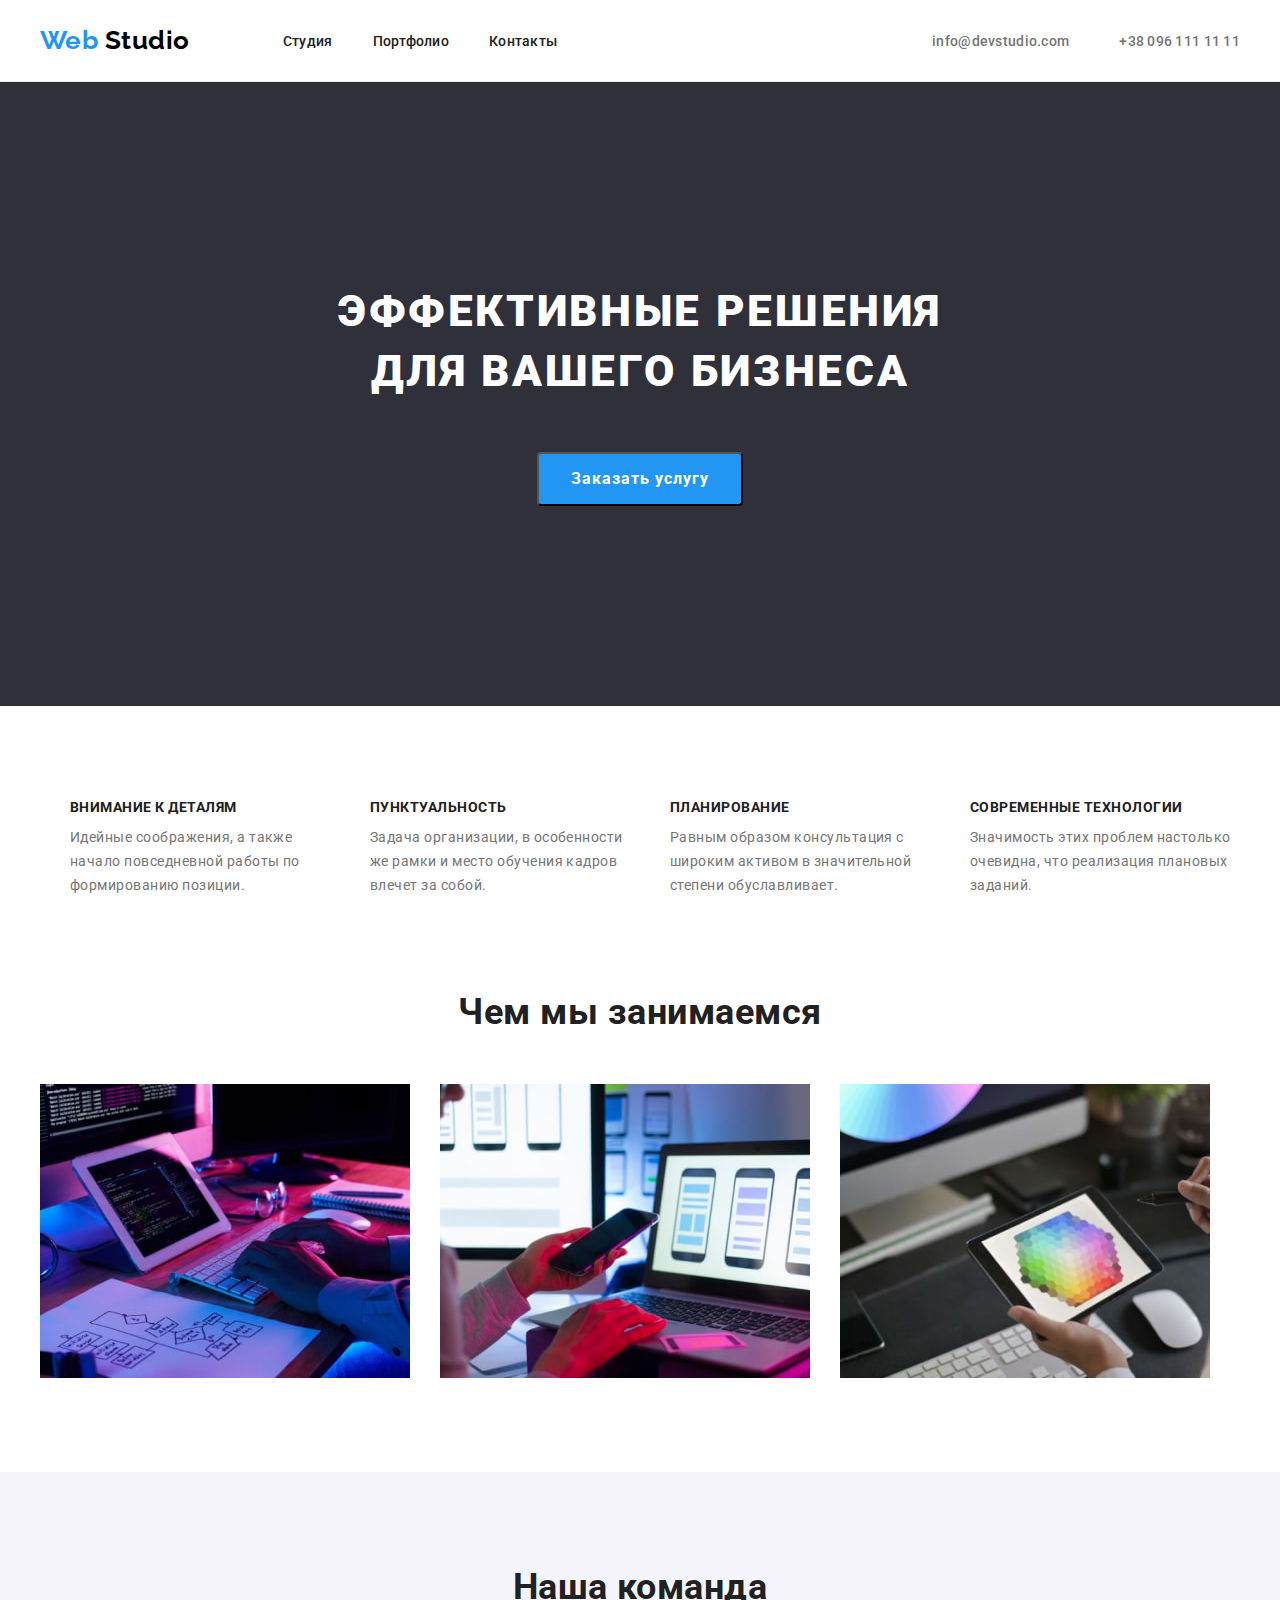
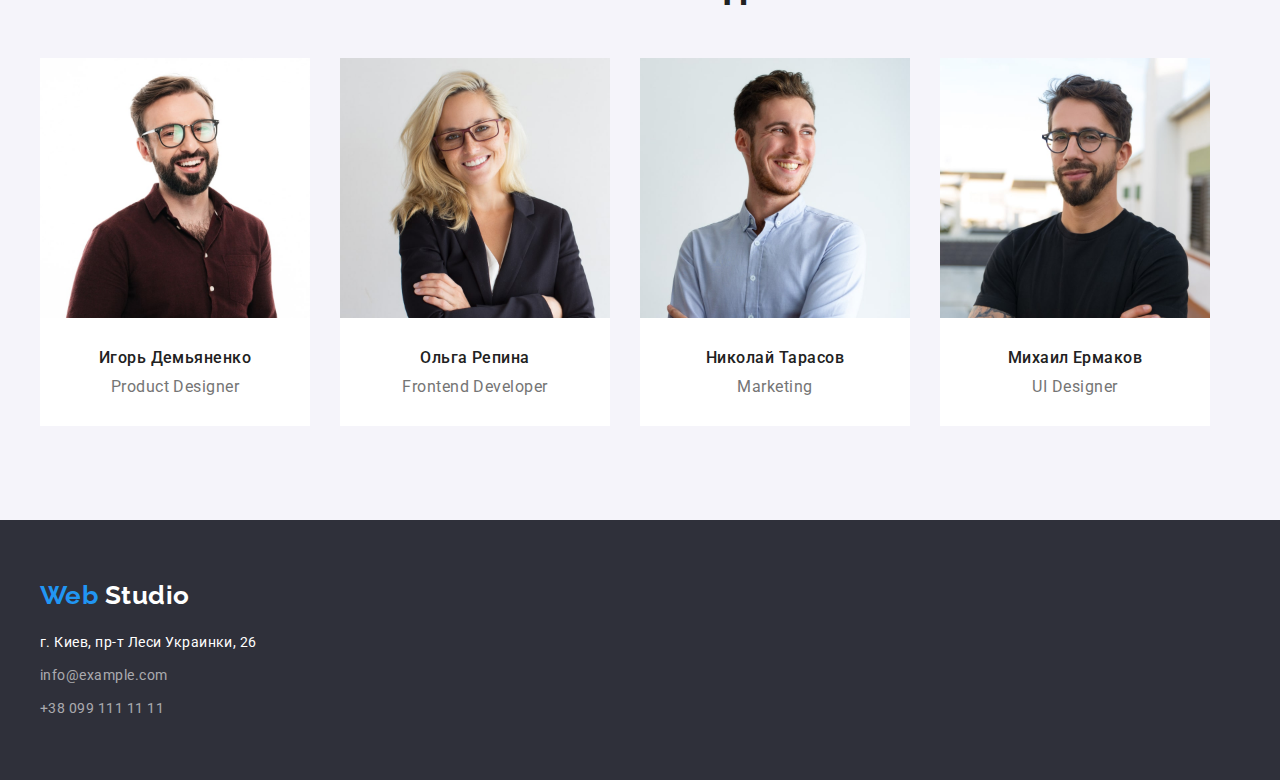
<file: index.html>
<!DOCTYPE html>
<html lang="ru">

<head>
    <meta charset="UTF-8">
    <meta http-equiv="X-UA-Compatible" content="IE=edge">
    <meta name="viewport" content="width=device-width, initial-scale=1.0">
    <title>Home_work_1</title>
    <link rel="preconnect" href="https://fonts.googleapis.com">
    <link rel="preconnect" href="https://fonts.gstatic.com" crossorigin>
    <link
        href="https://fonts.googleapis.com/css2?family=Raleway:wght@700&family=Roboto:wght@400;500;700;900&display=swap"
        rel="stylesheet">
    <link rel="stylesheet" href="https://cdnjs.cloudflare.com/ajax/libs/modern-normalize/1.1.0/modern-normalize.min.css"
        integrity="sha512-wpPYUAdjBVSE4KJnH1VR1HeZfpl1ub8YT/NKx4PuQ5NmX2tKuGu6U/JRp5y+Y8XG2tV+wKQpNHVUX03MfMFn9Q=="
        crossorigin="anonymous" referrerpolicy="no-referrer" />
    <link rel="stylesheet" href="./CSS/style.css">

</head>

<body>
    <!--Область навигации-->
    <header class="header">
        <div class="conteiner header-conteiner">
            <nav class="header-navigation">
                <a href="index.html" class="header-logo">Web <span class="header-logo-studio">Studio</span> </a>

                <ul class="header-list">
                    <li class="header-item list"><a class="header-link link" href="./index.html">Студия</a></li>
                    <li class="header-item list"><a class="header-link link" href="./portfolio.html">Портфолио</a></li>
                    <li class="header-item list"><a class="header-link link" href="">Контакты</a></li>
                </ul>
            </nav>
            <ul class="header-list-contacts">
                <li class="header-contacts-item list">
                    <a class="header-tel-link link" href="mailto:info@devstudio.com">info@devstudio.com</a>
                </li>

                <li class="header-contacts-item list">
                    <a class="header-tel-link link" href="tel:+380961111111">+38 096 111 11 11</a>
                </li>
            </ul>
        </div>

    </header>

    <main class="main-content">
        <!--Шапка-->
        <section class="main-section">
            <div class="conteiner hero-conteiner">
                <h1 class="main-title">Эффективные решения для вашего бизнеса</h1>

                <button type="button" class="main-button btn">Заказать услугу</button>
            </div>
        </section>

        <!--Особенности-->

        <section class="peculiarities">
            <h2 class="visually-hidden">peculiarities </h2>
            <div class="conteiner">
                <ul class="peculiarities-list">
                    <li class="peculiarities-item list">
                        <h3 class="peculiarities-title">Внимание к деталям</h3>
                        <p class="peculiarities-text">Идейные соображения, а также начало повседневной работы по
                            формированию
                            позиции.</p>

                    </li>
                    <li class="peculiarities-item list">
                        <h3 class="peculiarities-title">Пунктуальность</h3>
                        <p class="peculiarities-text">Задача организации, в особенности же рамки и место обучения кадров
                            влечет
                            за
                            собой.</p>
                    </li>
                    <li class="peculiarities-item list">
                        <h3 class="peculiarities-title">Планирование</h3>
                        <p class="peculiarities-text">Равным образом консультация с широким активом в значительной
                            степени
                            обуславливает.</p>
                    </li>
                    <li class="peculiarities-item list">
                        <h3 class="peculiarities-title">Современные технологии</h3>
                        <p class="peculiarities-text">Значимость этих проблем настолько очевидна, что реализация
                            плановых
                            заданий.
                        </p>
                    </li>

                </ul>
            </div>
        </section>

        <!--Чем мы занимаемся-->

        <section class="about-us">
            <div class="conteiner">
                <h2 class="about-us-title">Чем мы занимаемся</h2>
                <ul class="about-us-list list">
                    <li class="about-us-item">
                        <a class="about-us-link link" href=""><img class="about-us-image" src="./img/box_1.jpg"
                                alt="Десктопный_приложения" width="370"></a>
                    </li>
                    <li class="about-us-item">
                        <a class="about-us-link link" href=""><img class="about-us-image" src="./img/box_2.jpg"
                                alt="Мобильные_приложения" width="370"></a>
                    </li>
                    <li class="about-us-item">
                        <a class="about-us-link link" href=""><img class="about-us-image" src="./img/box_3.jpg"
                                alt="Дизайнерские_решения" width="370"></a>
                    </li>
                </ul>
            </div>
        </section>


        <!--Наша команда-->

        <section class="team">
            <div class="conteiner">
                <h2 class="team-title">Наша команда</h2>
                <ul class="team-list list">
                    <li class="team-item">
                        <img class="team-image" src="./img/team_card_1.jpg" alt="Product_Designer" width="270">
                        <div class="team-personal-bottom">
                            <h3 class="team-personal-name">Игорь Демьяненко</h3>
                            <p class="team-position">Product Designer</p>
                        </div>
                    </li>
                    <li class="team-item">
                        <img class="team-image" src="./img/team_card_2.jpg" alt="Frontend_Developer" width="270">
                        <div class="team-personal-bottom">
                            <h3 class="team-personal-name">Ольга Репина</h3>
                            <p class="team-position">Frontend Developer</p>
                        </div>
                    </li>
                    <li class="team-item">
                        <img class="team-image" src="./img/team_card_3.jpg" alt="Marketing" width="270">
                        <div class="team-personal-bottom">
                            <h3 class="team-personal-name">Николай Тарасов</h3>
                            <p class="team-position">Marketing</p>
                        </div>
                    </li>
                    <li class="team-item">
                        <img class="team-image" src="./img/team_card_4.jpg" alt="UI_Designer" width="270">
                        <div class="team-personal-bottom">
                            <h3 class="team-personal-name">Михаил Ермаков</h3>
                            <p class="team-position">UI Designer</p>
                        </div>
                    </li>
                </ul>
            </div>
        </section>


    </main>

    <footer class="footer">
        <div class="conteiner">
            <div class="footer-box">
                <a class="footer-logo" href="index.html">Web <span class="foter-studio">Studio</span> </a>

                <address class="footer-address">

                    <ul class="footer-list list">
                        <li class="footer-item"> <a class="footer-link-address link"
                                href="https://www.google.com/maps/place/%D0%B1%D1%83%D0%BB.+%D0%9B%D0%B5%D1%81%D0%B8+%D0%A3%D0%BA%D1%80%D0%B0%D0%B8%D0%BD%D0%BA%D0%B8,+26,+%D0%9A%D0%B8%D0%B5%D0%B2,+02000/@50.4265807,30.5361971,17z/data=!3m1!4b1!4m5!3m4!1s0x40d4cf0e033ecbe9:0x57a4dffefec77da0!8m2!3d50.4265807!4d30.5383858"
                                target="_blank">г. Киев, пр-т Леси Украинки, 26</a> </li>
                        <li class="footer-item"> <a class="footer-tel-link link"
                                href="mailto:info@example.com">info@example.com</a> </li>
                        <li class="footer-item"> <a class="footer-tel-link link" href="tel:+380991111111">+38 099 111 11
                                11</a>
                        </li>

                    </ul>

                </address>

            </div>
        </div>
    </footer>


</body>
</file>
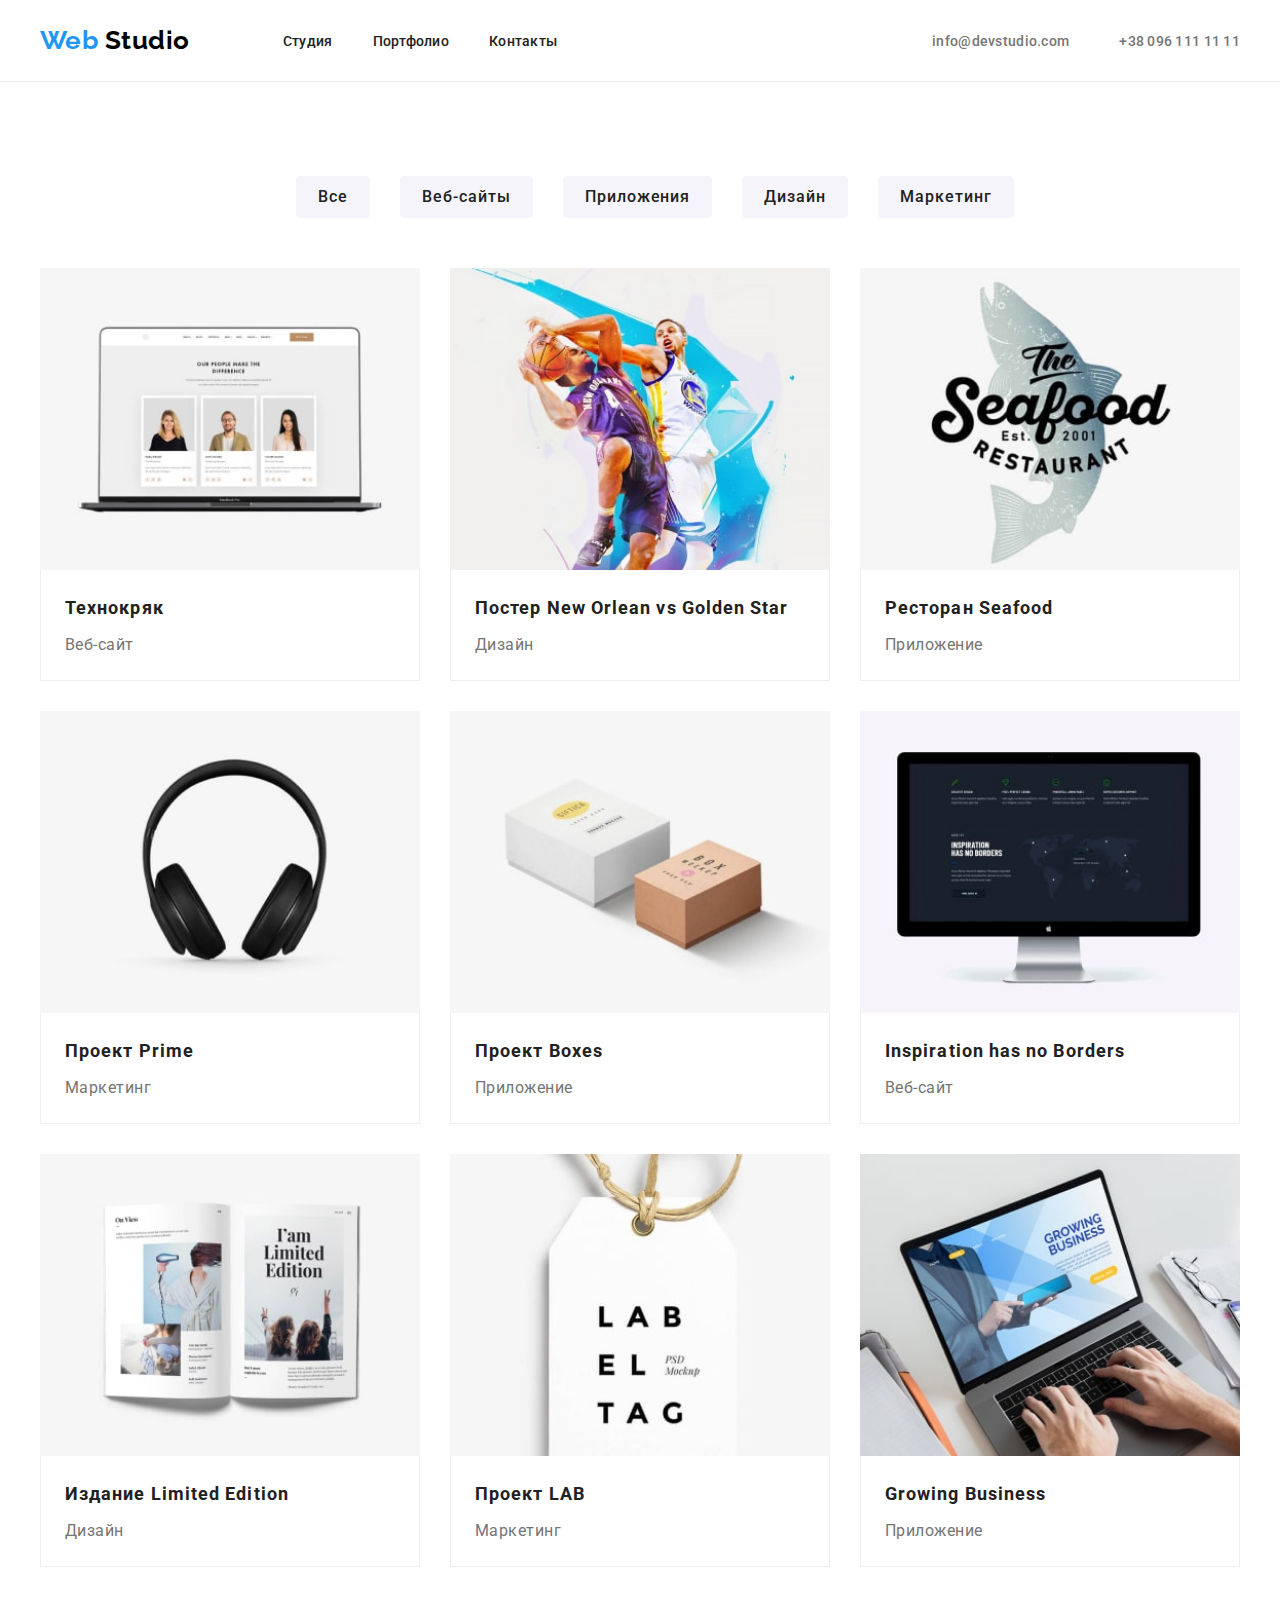
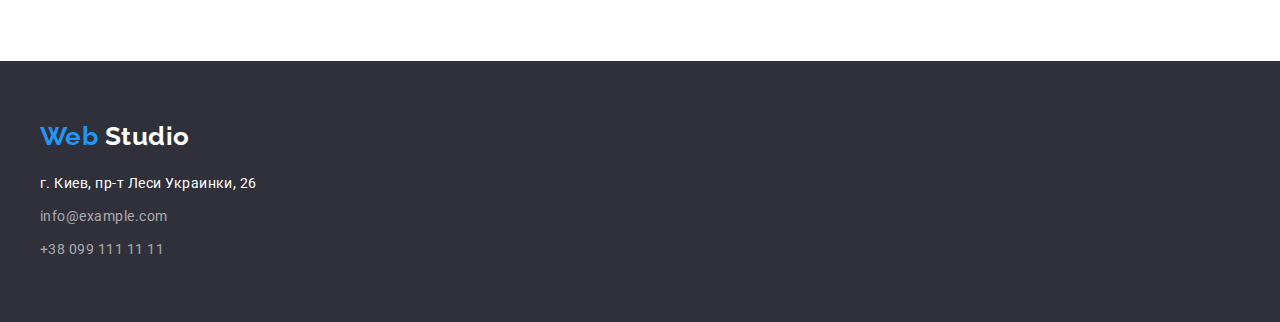
<file: portfolio.html>
<!DOCTYPE html>
<html lang="ru">

<head>
    <meta charset="UTF-8">
    <meta http-equiv="X-UA-Compatible" content="IE=edge">
    <meta name="viewport" content="width=device-width, initial-scale=1.0">
    <title>Home_work_2</title>
    <link rel="preconnect" href="https://fonts.googleapis.com">
    <link rel="preconnect" href="https://fonts.gstatic.com" crossorigin>
    <link
        href="https://fonts.googleapis.com/css2?family=Raleway:wght@700&family=Roboto:wght@400;500;700;900&display=swap"
        rel="stylesheet">
    <link rel="stylesheet" href="./CSS/style.css">
</head>

<body>
    <!--Область навигации-->
    <header class="header">
        <div class="conteiner header-conteiner">
            <nav class="header-navigation">
                <a href="index.html" class="header-logo">Web <span class="header-logo-studio">Studio</span> </a>

                <ul class="header-list">
                    <li class="header-item list"><a class="header-link link" href="./index.html">Студия</a></li>
                    <li class="header-item list"><a class="header-link link" href="./portfolio.html">Портфолио</a></li>
                    <li class="header-item list"><a class="header-link link" href="">Контакты</a></li>
                </ul>
            </nav>
            <ul class="header-list-contacts">
                <li class="header-contacts-item list">
                    <a class="header-tel-link link" href="mailto:info@devstudio.com">info@devstudio.com</a>
                </li>

                <li class="header-contacts-item list">
                    <a class="header-tel-link link" href="tel:+380961111111">+38 096 111 11 11</a>
                </li>
            </ul>
        </div>

    </header>

    <main class="content-gallery">
        <section class="content-section">
            <div class="conteiner">
                <h1 class="visually-hidden">Gallery</h1>
                <ul class="gallery-button-list list">
                    <li class="gallery-item">
                        <button class="gallery-filters-btn btn" type="button">Все</button>
                    </li>
                    <li class="gallery-item">
                        <button class="gallery-filters-btn btn" type="button">Веб-сайты</button>
                    </li>
                    <li class="gallery-item">
                        <button class="gallery-filters-btn btn" type="button">Приложения</button>
                    </li>
                    <li class="gallery-item">
                        <button class="gallery-filters-btn btn" type="button">Дизайн</button>
                    </li>
                    <li class="gallery-item">
                        <button class="gallery-filters-btn btn" type="button">Маркетинг</button>
                    </li>
                </ul>

                <ul class="gallary-work">
                    <li class="gallary-work-list list">
                        <a class="gallary-work-link link" href="">
                            <img class="gallary-work-image" src="./img/portfolio_1.jpg" alt="Веб-сайт Технокряк"
                                width="370">
                            <div class="gallary-card-bottom">
                                <h2 class="gallary-work-title">Технокряк</h2>
                                <p class="gallary-work-text">Веб-сайт</p>
                            </div>
                        </a>
                    </li>
                    <li class="gallary-work-list list">
                        <a class="gallary-work-link link" href="">
                            <img class="gallary-work-image" src="./img/portfolio_2.jpg"
                                alt="Постер New Orlean vs Golden Star " width="370">
                            <div class="gallary-card-bottom">
                                <h2 class="gallary-work-title">Постер New Orlean vs Golden Star</h2>
                                <p class="gallary-work-text">Дизайн</p>
                            </div>
                        </a>
                    </li>
                    <li class="gallary-work-list list">
                        <a class="gallary-work-link link" href="">
                            <img class="gallary-work-image" src="./img/portfolio_3.jpg" alt="Ресторан Seafood"
                                width="370">
                            <div class="gallary-card-bottom">
                                <h2 class="gallary-work-title">Ресторан Seafood</h2>
                                <p class="gallary-work-text">Приложение</p>
                            </div>
                        </a>
                    </li>
                    <li class="gallary-work-list list">
                        <a class="gallary-work-link link" href="">
                            <img class="gallary-work-image" src="./img/portfolio_4.jpg" alt="Проект Prime" width="370">
                            <div class="gallary-card-bottom">
                                <h2 class="gallary-work-title">Проект Prime</h2>
                                <p class="gallary-work-text">Маркетинг</p>
                            </div>
                        </a>
                    </li>
                    <li class="gallary-work-list list">
                        <a class="gallary-work-link link" href="">
                            <img class="gallary-work-image" src="./img/portfolio_5.jpg" alt="Веб-сайт Проект Boxes"
                                width="370">
                            <div class="gallary-card-bottom">
                                <h2 class="gallary-work-title">Проект Boxes</h2>
                                <p class="gallary-work-text">Приложение</p>
                            </div>
                        </a>
                    </li>
                    <li class="gallary-work-list list">
                        <a class="gallary-work-link link" href="">
                            <img class="gallary-work-image" src="./img/portfolio_6.jpg"
                                alt="Веб-сайт Inspiration has no Borders" width="370">
                            <div class="gallary-card-bottom">
                                <h2 class="gallary-work-title">Inspiration has no Borders</h2>
                                <p class="gallary-work-text">Веб-сайт</p>
                            </div>

                        </a>
                    </li>
                    <li class="gallary-work-list list">
                        <a class="gallary-work-link link" href="">
                            <img class="gallary-work-image" src="./img/portfolio_7.jpg"
                                alt="Веб-сайт Издание Limited Edition" width="370">
                            <div class="gallary-card-bottom">
                                <h2 class="gallary-work-title">Издание Limited Edition</h2>
                                <p class="gallary-work-text">Дизайн</p>
                            </div>
                        </a>
                    </li>
                    <li class="gallary-work-list list">
                        <a class="gallary-work-link link" href="">
                            <img class="gallary-work-image" src="./img/portfolio_8.jpg" alt="Веб-сайт Проект LAB"
                                width="370">

                            <div class="gallary-card-bottom">
                                <h2 class="gallary-work-title">Проект LAB</h2>
                                <p class="gallary-work-text">Маркетинг</p>
                            </div>
                        </a>
                    </li>
                    <li class="gallary-work-list list">
                        <a class="gallary-work-link link" href="">
                            <img class="gallary-work-image" src="./img/portfolio_9.jpg" alt="Growing Business"
                                width="370">
                            <div class="gallary-card-bottom">
                                <h2 class="gallary-work-title">Growing Business</h2>
                                <p class="gallary-work-text">Приложение</p>
                            </div>
                        </a>
                    </li>
                </ul>
            </div>
        </section>

    </main>

    <footer class="footer">
        <div class="conteiner">
            <div class="footer-box">
                <a class="footer-logo" href="index.html">Web <span class="foter-studio">Studio</span> </a>

                <address class="footer-address">

                    <ul class="footer-list list">
                        <li class="footer-item"> <a class="footer-link-address link"
                                href="https://www.google.com/maps/place/%D0%B1%D1%83%D0%BB.+%D0%9B%D0%B5%D1%81%D0%B8+%D0%A3%D0%BA%D1%80%D0%B0%D0%B8%D0%BD%D0%BA%D0%B8,+26,+%D0%9A%D0%B8%D0%B5%D0%B2,+02000/@50.4265807,30.5361971,17z/data=!3m1!4b1!4m5!3m4!1s0x40d4cf0e033ecbe9:0x57a4dffefec77da0!8m2!3d50.4265807!4d30.5383858"
                                target="_blank">г. Киев, пр-т Леси Украинки, 26</a> </li>
                        <li class="footer-item"> <a class="footer-tel-link link"
                                href="mailto:info@example.com">info@example.com</a> </li>
                        <li class="footer-item"> <a class="footer-tel-link link" href="tel:+380991111111">+38 099 111 11
                                11</a>
                        </li>

                    </ul>

                </address>

            </div>
        </div>
    </footer>
</body>

</html>
</file>
<file: CSS/style.css>
:root {
  --primary-title-color: #ffffff;
  --secondary-title-color: #212121;
  --primary-text-color: #757575;
  --secondary-text-color: #212121;
  --accent-color: #2196f3;
}

p,
h1,
h2,
h3,
h4,
h5,
h6 {
  margin: 0;
}
ul {
  margin: 0;
  padding-left: 0;
}

img {
  display: block;
  min-width: 100%;
}

body {
  font-family: 'Roboto', sans-serif;
  letter-spacing: 0.03em;
  margin: 0;
}

.link {
  text-decoration: none;
}

.list {
  list-style: none;
}
.btn {
  border-radius: 4px;
}

.conteiner {
  width: 1200px;
  margin: 0 auto;
  padding: 0 15px;
}

/*HEADER WEBSTUDIO*/

.header-logo {
  font-family: Raleway;
  font-style: normal;
  font-weight: bold;
  font-size: 26px;
  line-height: 1.19;
  color: #2196f3;
  text-decoration: none;
  margin-right: 93px;
  margin-top: 25px;
  margin-bottom: 25px;
}

.header-logo-studio {
  color: #000000;
}
.header-conteiner {
  display: flex;
}

.header-navigation {
  display: flex;
}

.header-list-contacts {
  display: flex;
  margin-left: auto;
  align-items: center;
}
.header-link {
  font-weight: 500;
  font-size: 14px;
  line-height: 1.14;
  letter-spacing: 0.02em;
  color: var(--secondary-text-color);
  padding-top: 32px;
  padding-bottom: 32px;
}

.header {
  border-bottom: 1px solid #ececec;
}

.header-contacts-item:not(:last-child) {
  margin-right: 50px;
}

.header-item:not(:last-child) {
  margin-right: 40px;
}

.header-link:hover,
.header-link:focus {
  color: var(--accent-color);
}

.header-tel-link {
  font-weight: 500;
  font-size: 14px;
  line-height: 1.14;
  letter-spacing: 0.02em;
  color: var(--primary-text-color);
}
.header-list {
  display: flex;
  align-items: center;
}
.header-tel-link:hover,
.header-tel-link:focus {
  color: var(--accent-color);
}

/*MAIN-WEBSTUDIO*/
.main-section {
  background-color: #2f303a;
  text-align: center;
  padding: 200px 0;
}

.main-title {
  max-width: 696px;
  margin: 0 auto;
  margin-bottom: 50px;
  font-weight: 900;
  font-size: 44px;
  line-height: 1.36;
  text-align: center;
  letter-spacing: 0.06em;
  text-transform: uppercase;
  color: var(--primary-title-color);
}

.main-button {
  padding: 10px 32px;
  cursor: pointer;
  font-weight: bold;
  font-family: inherit;
  font-size: 16px;
  line-height: 1.88;
  letter-spacing: 0.06em;
  color: var(--primary-title-color);
  background-color: #2196f3;
}

/*Особенности*/
.peculiarities {
  padding-top: 94px;
  padding-bottom: 47px;
}

.visually-hidden {
  position: absolute;
  width: 1px;
  height: 1px;
  margin: -1px;
  padding: 0;
  overflow: hidden;
  border: 0;
  clip: rect(0 0 0 0);
}

.peculiarities-list {
  display: flex;
}

.peculiarities-item {
  width: 270px;
  flex-basis: calc(100% / 4 - 30px);
  font-weight: bold;
  font-size: 14px;
  line-height: 1.14;
  color: var(--secondary-title-color);
  margin-left: 30px;
}

.peculiarities-title {
  font-weight: bold;
  font-size: 14px;
  line-height: 1.14;
  text-transform: uppercase;
  color: var(--secondary-title-color);
  margin-bottom: 10px;
}

.peculiarities-text {
  font-weight: normal;
  font-size: 14px;
  line-height: 1.71;
  color: var(--primary-text-color);
}

/*ABOUT US WEBSTUDIO*/
.about-us {
  padding-top: 47px;
  padding-bottom: 94px;
}

.about-us-list {
  display: flex;
  flex-basis: calc(100% / 3 - 90px);
  flex-wrap: wrap;
  margin-left: -30px;
  margin-top: -50px;
}
.about-us-item {
  margin-left: 30px;
  margin-top: 50px;
}
.about-us-title {
  font-weight: bold;
  font-size: 36px;
  line-height: 1.17;
  text-align: center;
  color: var(--secondary-title-color);
  margin-bottom: 50px;
}

/*Team*/

.team {
  background-color: #f5f4fa;
  padding-top: 94px;
  padding-bottom: 94px;
}

.team-list {
  display: flex;
  flex-wrap: wrap;
  margin-left: -30px;
  margin-top: -50px;
}

.team-title {
  font-weight: bold;
  font-size: 36px;
  line-height: 1.17;
  text-align: center;
  color: var(--secondary-title-color);
  margin-bottom: 50px;
}

.team-item {
  flex-basis: calc(100% / 4 - 90px);
  margin-left: 30px;
  margin-top: 50px;
}

.team-personal-bottom {
  padding-top: 30px;
  padding-bottom: 30px;
  background-color: #fff;
}

.team-personal-name {
  font-weight: 500;
  font-size: 16px;
  line-height: 1.19;
  text-align: center;
  color: var(--secondary-text-color);
}
.team-position {
  padding: auto;
  margin-top: 10px;
  font-weight: normal;
  font-size: 16px;
  line-height: 1.19;
  text-align: center;
  color: var(--primary-text-color);
}

/*FOOTER WEBSTUDIO*/

.footer-link-address {
  font-weight: normal;
  font-style: normal;
  font-size: 14px;
  line-height: 1.71;
  color: var(--primary-title-color);
}
.footer-link-address:hover,
.footer-link-address:focus {
  color: var(--accent-color);
}

.footer {
  background-color: #2f303a;
  padding-top: 60px;
  padding-bottom: 60px;
}
.footer-list {
  margin-top: 20px;
}
.footer-item {
  margin-top: 9px;
}

.footer-tel-link {
  font-style: normal;
  font-weight: normal;
  font-size: 14px;
  line-height: 1.71;
  color: rgba(255, 255, 255, 0.6);
}

.footer-tel-link:hover,
.footer-tel-link:focus {
  color: var(--accent-color);
}
.footer-logo {
  font-family: Raleway;
  font-style: normal;
  font-weight: bold;
  font-size: 26px;
  line-height: 1.19;
  color: #2196f3;
  text-decoration: none;
}

.foter-studio {
  color: #ffffff;
}

/*GALLARY-BTN*/

.gallery-filters-btn {
  font-family: inherit;
  font-style: normal;
  font-weight: 500;
  font-size: 16px;
  line-height: 1.63;
  text-align: center;
  letter-spacing: 0.03em;
  color: var(--secondary-title-color);
  cursor: pointer;
  padding: 22px, 8px;
}
.gallery-filters-btn:focus,
.gallery-filters-btn:hover {
  background-color: #2196f3;
}

/*GALLARY-WORK*/
.content-section {
  padding-top: 94px;
  padding-bottom: 94px;
}

.gallary-work-title {
  font-size: 18px;
  line-height: 2;
  letter-spacing: 0.06em;
  color: var(--secondary-title-color);
  text-align: left;
}

.gallary-work-text {
  font-weight: normal;
  font-size: 16px;
  line-height: 1.88;
  color: var(--primary-text-color);
  text-align: left;
  margin-top: 4px;
}
.gallery-button-list {
  display: flex;
  justify-content: center;
  margin-bottom: 50px;
}

.gallery-item {
  margin-left: 30px;
}
.gallary-card-bottom {
  padding: 20px 24px;
  border: 1px solid #eeeeee;
  border-top: none;
}
.gallary-work {
  display: flex;
  flex-wrap: wrap;
  margin-left: -30px;
  margin-top: -30px;
}
.gallary-work-list {
  flex-basis: calc(100% / 3 - 30px);
  margin-left: 30px;
  margin-top: 30px;
}
.gallery-filters-btn {
  display: block;
  cursor: pointer;
  font-weight: 500;
  font-family: inherit;
  font-size: 16px;
  line-height: 1.88;
  letter-spacing: 0.06em;
  border: none;
  background: #f5f4fa;
  padding: 6px 22px;
}
</file>
